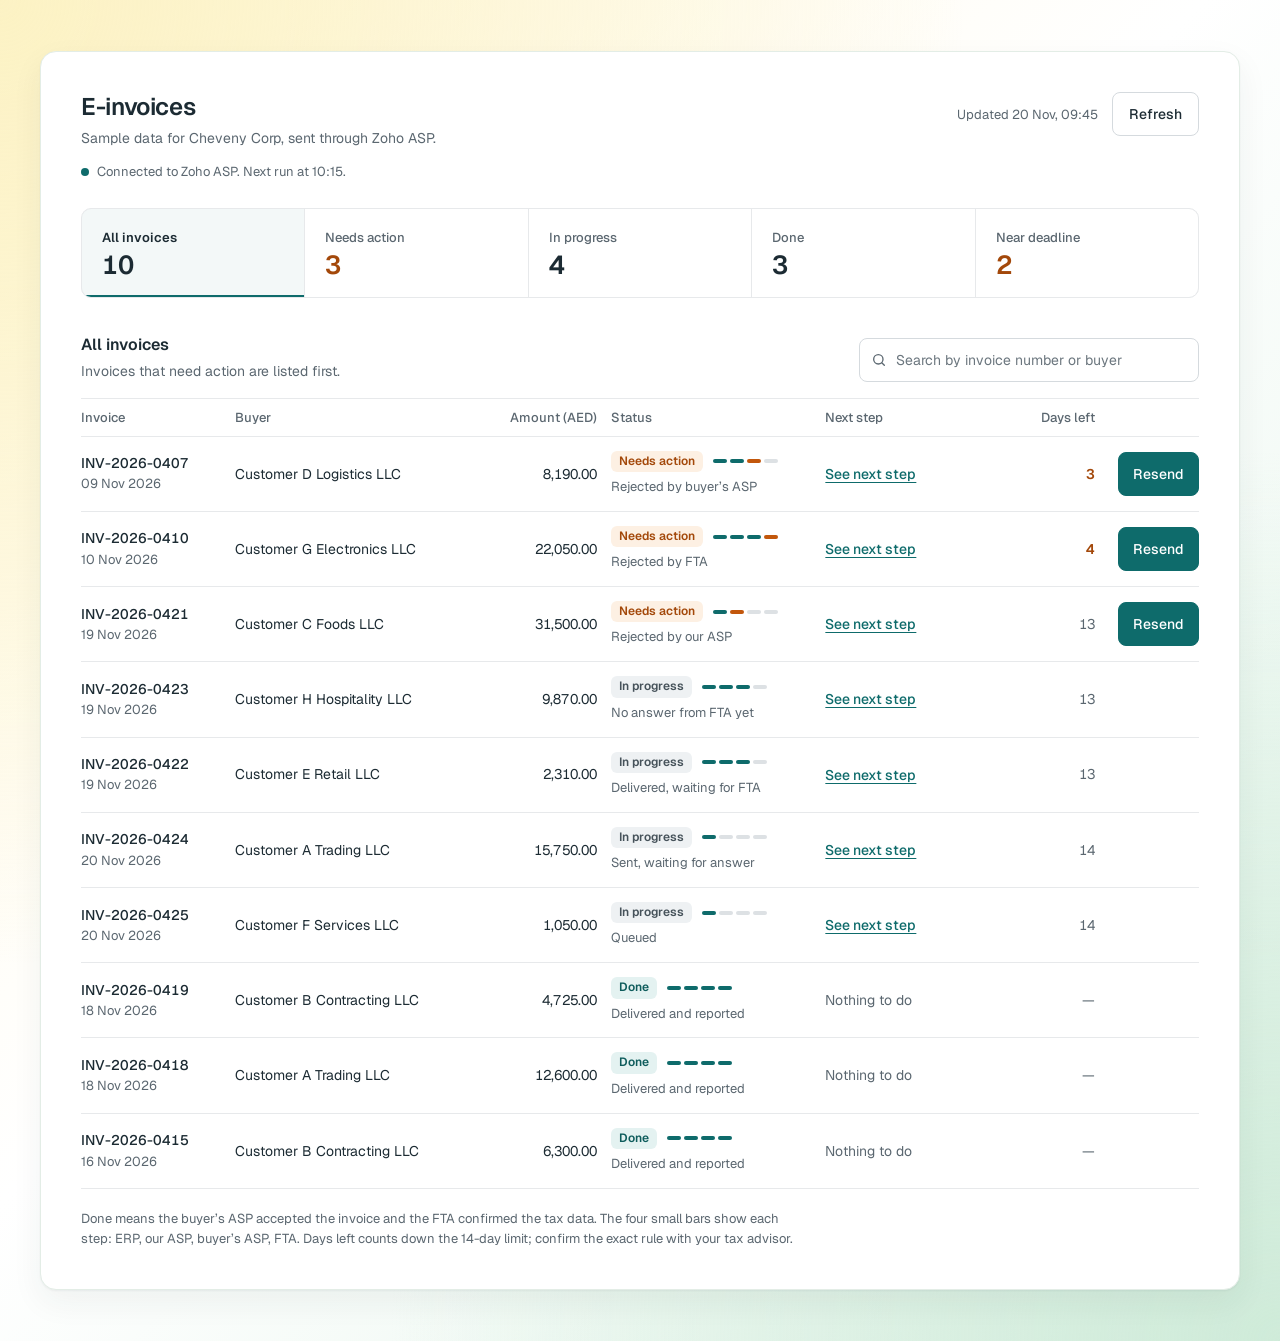
<file: index.html>
<!doctype html>
<html lang="en">
<head>
  <meta charset="utf-8">
  <meta name="viewport" content="width=device-width, initial-scale=1">
  <title>E-invoices</title>
  <link rel="preconnect" href="https://fonts.googleapis.com">
  <link rel="preconnect" href="https://fonts.gstatic.com" crossorigin>
  <link href="https://fonts.googleapis.com/css2?family=Geist:wght@400;500;600&display=swap" rel="stylesheet">
  <link rel="stylesheet" href="styles.css">
</head>
<body>
  <div class="page">
    <main class="box">

      <!-- Header -->
      <header class="top">
        <div class="title-block">
          <h1>E-invoices</h1>
          <p class="muted" id="subtitle"></p>
        </div>
        <div class="top-actions">
          <span class="small muted" id="updated"></span>
          <button type="button" class="btn" id="refresh">Refresh</button>
        </div>
      </header>

      <!-- Health line, or the failed-run alert -->
      <div id="health"></div>

      <!-- Number strip: each number is also a filter -->
      <div class="strip" id="strip"></div>

      <!-- List heading and search -->
      <div class="list-head">
        <div class="list-title">
          <h2 id="list-title"></h2>
          <p class="muted" id="list-hint"></p>
        </div>
        <div class="search">
          <label for="invoice-search" class="sr-only">Search invoices</label>
          <svg width="16" height="16" viewBox="0 0 24 24" fill="none" stroke="#5B6770" stroke-width="2" stroke-linecap="round" stroke-linejoin="round" aria-hidden="true"><circle cx="11" cy="11" r="7"></circle><path d="m20 20-3.5-3.5"></path></svg>
          <input id="invoice-search" type="search" placeholder="Search by invoice number or buyer" autocomplete="off">
        </div>
      </div>

      <!-- Invoice table -->
      <div class="table-scroll">
        <div class="table">
          <div class="row-grid table-head">
            <span>Invoice</span>
            <span>Buyer</span>
            <span class="right">Amount (AED)</span>
            <span>Status</span>
            <span>Next step</span>
            <span class="right">Days left</span>
            <span></span>
          </div>
          <div id="rows"></div>
        </div>
      </div>

      <p class="footnote">Done means the buyer’s ASP accepted the invoice and the FTA confirmed the tax data. The four small bars show each step: ERP, our ASP, buyer’s ASP, FTA. Days left counts down the 14-day limit; confirm the exact rule with your tax advisor.</p>

    </main>
  </div>

  <script src="data.js"></script>
  <script src="app.js"></script>
</body>
</html>
</file>
<file: styles.css>
/* ---------- Colours and basics ---------- */

:root {
  --ink: #1C2B33;
  --muted: #5B6770;
  --line: #E7E9EB;
  --border: #D5DADE;
  --teal: #0E6B6B;
  --teal-tint: #F3F8F8;
  --amber: #A3480A;
  --amber-bar: #C2570C;
  --amber-tint: #FDF0E3;
  --grey-tint: #EEF1F3;
  --grey-text: #46525A;
  --done-tint: #E4F2F1;
  --done-text: #0E5C5C;
  --pending: #DDE1E4;
  --step-panel: #F2F8F6;
}

*,
*::before,
*::after {
  box-sizing: border-box;
}

html,
body {
  margin: 0;
}

body {
  color: var(--ink);
  font-family: Geist, system-ui, -apple-system, 'Segoe UI', sans-serif;
}

button:focus-visible,
input:focus-visible {
  outline: 2px solid var(--teal);
  outline-offset: -2px;
}

.sr-only {
  position: absolute;
  width: 1px;
  height: 1px;
  overflow: hidden;
  clip: rect(0 0 0 0);
  white-space: nowrap;
}

.muted { color: var(--muted); }
.small { font-size: 13px; }
.num { font-variant-numeric: tabular-nums; }
.right { text-align: right; }
.strong { font-weight: 500; }

/* ---------- Background and the white box ---------- */

.page {
  min-height: 100vh;
  padding: clamp(16px, 4vw, 56px) clamp(12px, 3vw, 40px);
  background-color: #FDFBF3;
  background-image:
    radial-gradient(circle at 0% 0%, #FCF2C4 0%, rgba(252, 242, 196, 0) 52%),
    radial-gradient(circle at 100% 100%, #CFEBD9 0%, rgba(207, 235, 217, 0) 48%),
    linear-gradient(135deg, #FFF9E2 0%, #FFFFFF 46%, #E4F4EA 100%);
}

.box {
  max-width: 1200px;
  margin: 0 auto;
  padding: clamp(20px, 3.5vw, 40px);
  display: flex;
  flex-direction: column;
  background: #FFFFFF;
  border: 1px solid #E3EDE6;
  border-radius: 16px;
  box-shadow: 0 1px 2px rgba(28, 43, 51, 0.05), 0 12px 32px rgba(28, 43, 51, 0.06);
}

/* ---------- Header ---------- */

.top {
  display: flex;
  flex-wrap: wrap;
  justify-content: space-between;
  align-items: flex-start;
  gap: 16px;
}

.title-block {
  display: flex;
  flex-direction: column;
  gap: 6px;
}

h1 {
  margin: 0;
  font-size: 24px;
  line-height: 1.25;
  font-weight: 600;
  letter-spacing: -0.015em;
}

.title-block p {
  margin: 0;
  font-size: 14px;
  line-height: 1.5;
}

.top-actions {
  display: flex;
  align-items: center;
  flex-wrap: wrap;
  gap: 14px;
}

/* ---------- Buttons ---------- */

.btn {
  min-height: 44px;
  padding: 0 16px;
  border-radius: 8px;
  border: 1px solid var(--border);
  background: #FFFFFF;
  color: var(--ink);
  font-family: inherit;
  font-size: 14px;
  font-weight: 500;
  cursor: pointer;
}

.btn-primary {
  padding: 0 14px;
  border-color: var(--teal);
  background: var(--teal);
  color: #FFFFFF;
}

.btn-primary:disabled {
  opacity: 0.7;
  cursor: default;
}

.btn-alert {
  border-color: var(--amber);
  color: var(--amber);
}

.link-btn {
  min-height: 44px;
  padding: 0;
  border: 0;
  background: none;
  color: var(--teal);
  font-family: inherit;
  font-size: 14px;
  font-weight: 500;
  text-decoration: underline;
  text-underline-offset: 3px;
  text-align: left;
  cursor: pointer;
}

/* ---------- Health line and failed-run alert ---------- */

.health {
  display: flex;
  align-items: center;
  gap: 8px;
  margin-top: 14px;
  font-size: 13px;
  color: var(--muted);
}

.dot {
  display: inline-block;
  width: 8px;
  height: 8px;
  border-radius: 50%;
  background: var(--teal);
}

.alert {
  display: flex;
  flex-wrap: wrap;
  align-items: center;
  gap: 12px;
  margin-top: 16px;
  padding: 12px 16px;
  border-radius: 8px;
  background: var(--amber-tint);
  color: var(--amber);
  font-size: 14px;
  line-height: 1.5;
}

.alert-text {
  flex: 1 1 320px;
}

.alert-text strong {
  font-weight: 600;
}

/* ---------- Number strip ---------- */

.strip {
  display: flex;
  flex-wrap: wrap;
  gap: 1px;
  margin-top: 28px;
  background: var(--line);
  border: 1px solid var(--line);
  border-radius: 10px;
  overflow: hidden;
}

.seg {
  flex: 1 1 150px;
  min-height: 88px;
  margin: 0;
  border: 0;
  padding: 16px 20px;
  display: flex;
  flex-direction: column;
  justify-content: center;
  gap: 6px;
  background: #FFFFFF;
  color: var(--ink);
  font-family: inherit;
  text-align: left;
  cursor: pointer;
}

.seg-label {
  font-size: 13px;
  font-weight: 500;
  color: var(--muted);
}

.seg-count {
  font-size: 26px;
  line-height: 1;
  font-weight: 600;
  font-variant-numeric: tabular-nums;
}

.seg-count.is-attention {
  color: var(--amber);
}

.seg.is-selected {
  background: var(--teal-tint);
  box-shadow: inset 0 -2px 0 var(--teal);
}

.seg.is-selected .seg-label {
  font-weight: 600;
  color: var(--ink);
}

/* ---------- List heading and search ---------- */

.list-head {
  display: flex;
  flex-wrap: wrap;
  justify-content: space-between;
  align-items: flex-end;
  gap: 16px;
  margin-top: 36px;
  margin-bottom: 16px;
}

.list-title {
  display: flex;
  flex-direction: column;
  gap: 4px;
}

h2 {
  margin: 0;
  font-size: 16px;
  line-height: 1.4;
  font-weight: 600;
}

.list-title p {
  margin: 0;
  font-size: 14px;
  line-height: 1.5;
}

.search {
  position: relative;
  flex: 0 1 340px;
  min-width: 220px;
}

.search svg {
  position: absolute;
  left: 12px;
  top: 14px;
  pointer-events: none;
}

.search input {
  width: 100%;
  min-height: 44px;
  padding: 0 12px 0 36px;
  border-radius: 8px;
  border: 1px solid var(--border);
  background: #FFFFFF;
  color: var(--ink);
  font-family: inherit;
  font-size: 14px;
}

.search input::placeholder {
  color: #6B767E;
}

/* ---------- Table ---------- */

.table-scroll {
  overflow-x: auto;
}

.table {
  min-width: 1044px;
}

.row-grid {
  display: grid;
  grid-template-columns: 140px minmax(180px, 1.3fr) 120px 200px minmax(150px, 1fr) 80px 90px;
  column-gap: 14px;
}

.table-head {
  padding: 10px 0;
  border-top: 1px solid var(--line);
  border-bottom: 1px solid var(--line);
  font-size: 13px;
  font-weight: 500;
  color: var(--muted);
}

.row {
  padding: 14px 0;
  border-bottom: 1px solid var(--line);
}

.row .row-grid {
  align-items: center;
  font-size: 14px;
  line-height: 1.45;
}

.stack {
  display: flex;
  flex-direction: column;
  gap: 2px;
}

.status {
  display: flex;
  flex-direction: column;
  align-items: flex-start;
  gap: 6px;
}

.status-top {
  display: flex;
  align-items: center;
  gap: 10px;
}

.badge {
  padding: 2px 8px;
  border-radius: 6px;
  font-size: 12px;
  font-weight: 600;
}

.badge-action { background: var(--amber-tint); color: var(--amber); }
.badge-progress { background: var(--grey-tint); color: var(--grey-text); }
.badge-done { background: var(--done-tint); color: var(--done-text); }

.track {
  display: inline-flex;
  gap: 3px;
}

.bar {
  display: inline-block;
  width: 14px;
  height: 4px;
  border-radius: 2px;
  background: var(--pending);
}

.bar-done { background: var(--teal); }
.bar-failed { background: var(--amber-bar); }

.days-urgent {
  font-weight: 600;
  color: var(--amber);
}

.actions {
  display: flex;
  justify-content: flex-end;
}

.step-panel {
  margin-top: 12px;
  padding: 12px 16px;
  border-radius: 8px;
  background: var(--step-panel);
  display: flex;
  flex-direction: column;
  gap: 4px;
  font-size: 14px;
  line-height: 1.45;
}

.step-panel strong {
  font-weight: 600;
}

.empty {
  display: flex;
  flex-wrap: wrap;
  align-items: center;
  gap: 12px;
  padding: 24px 0;
  border-bottom: 1px solid var(--line);
  font-size: 14px;
  color: var(--muted);
}

/* ---------- Footnote ---------- */

.footnote {
  margin: 20px 0 0;
  max-width: 720px;
  font-size: 13px;
  line-height: 1.55;
  color: var(--muted);
}
</file>
